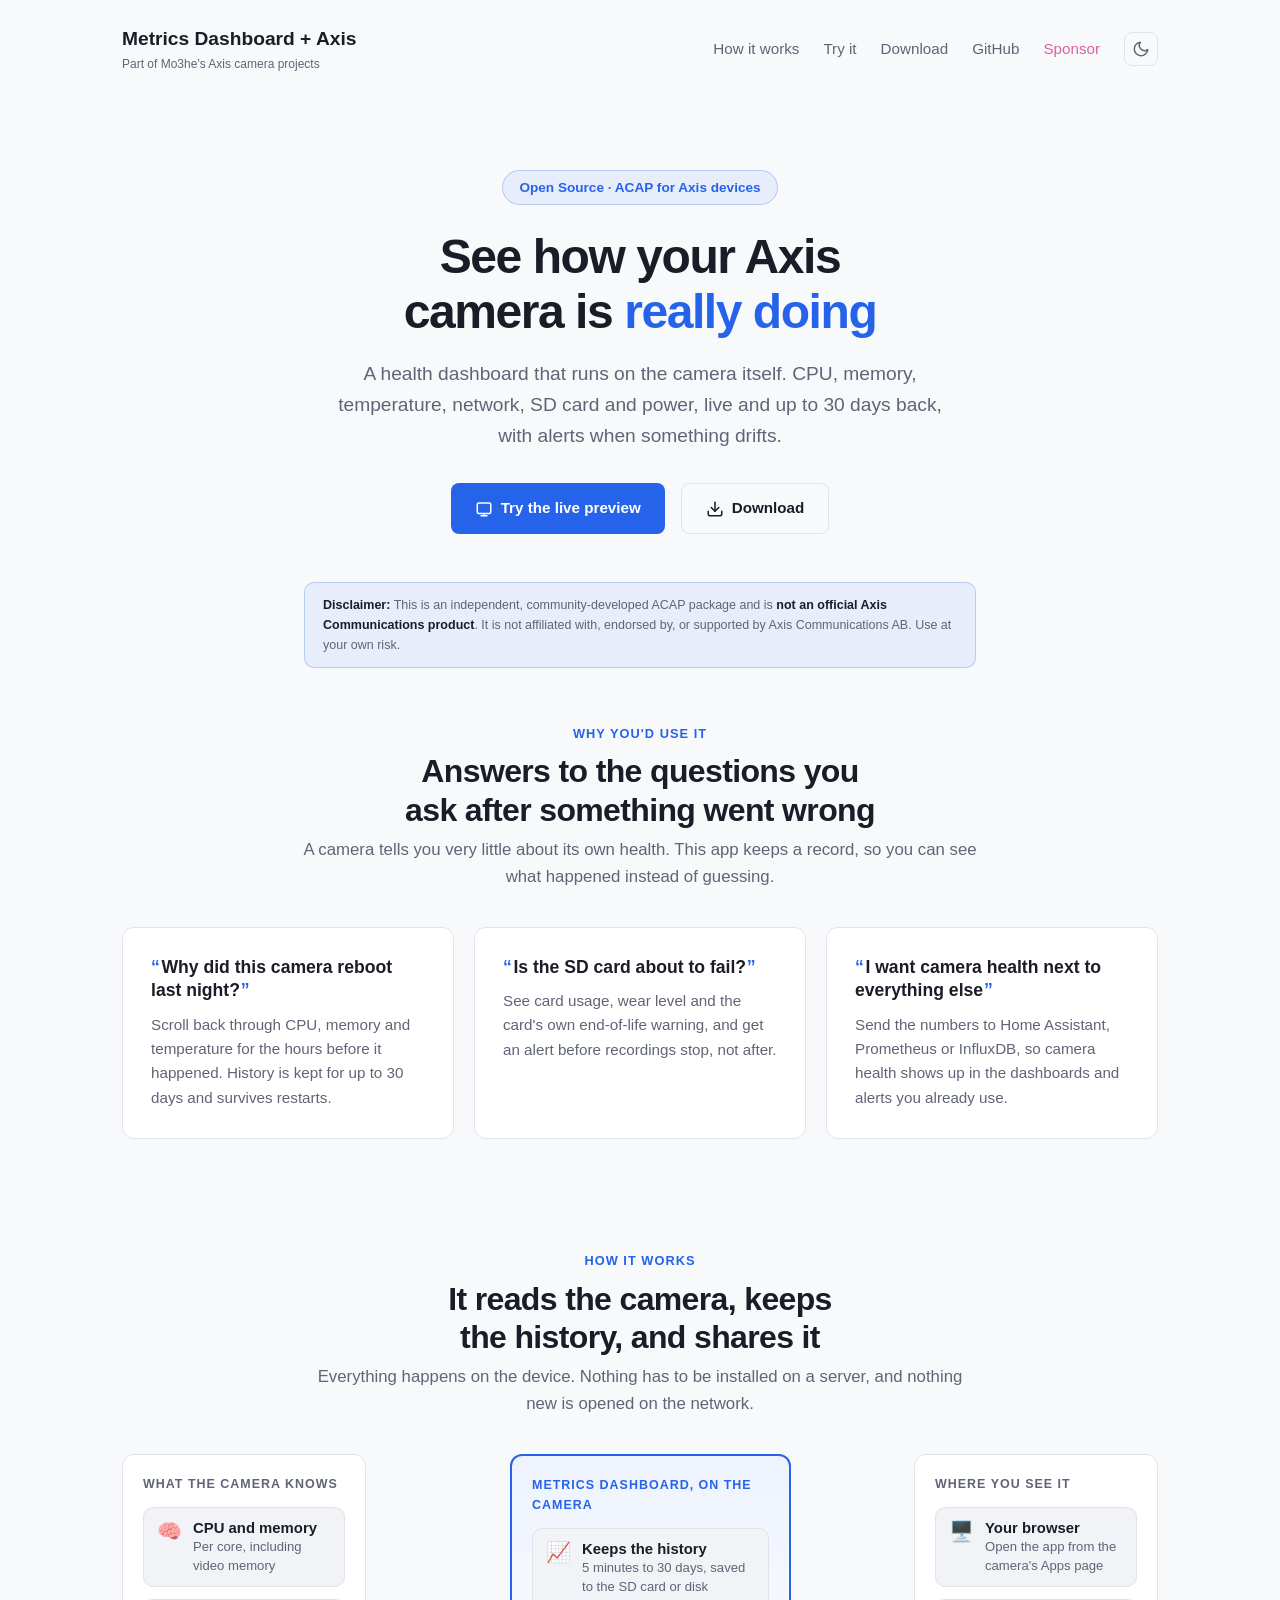
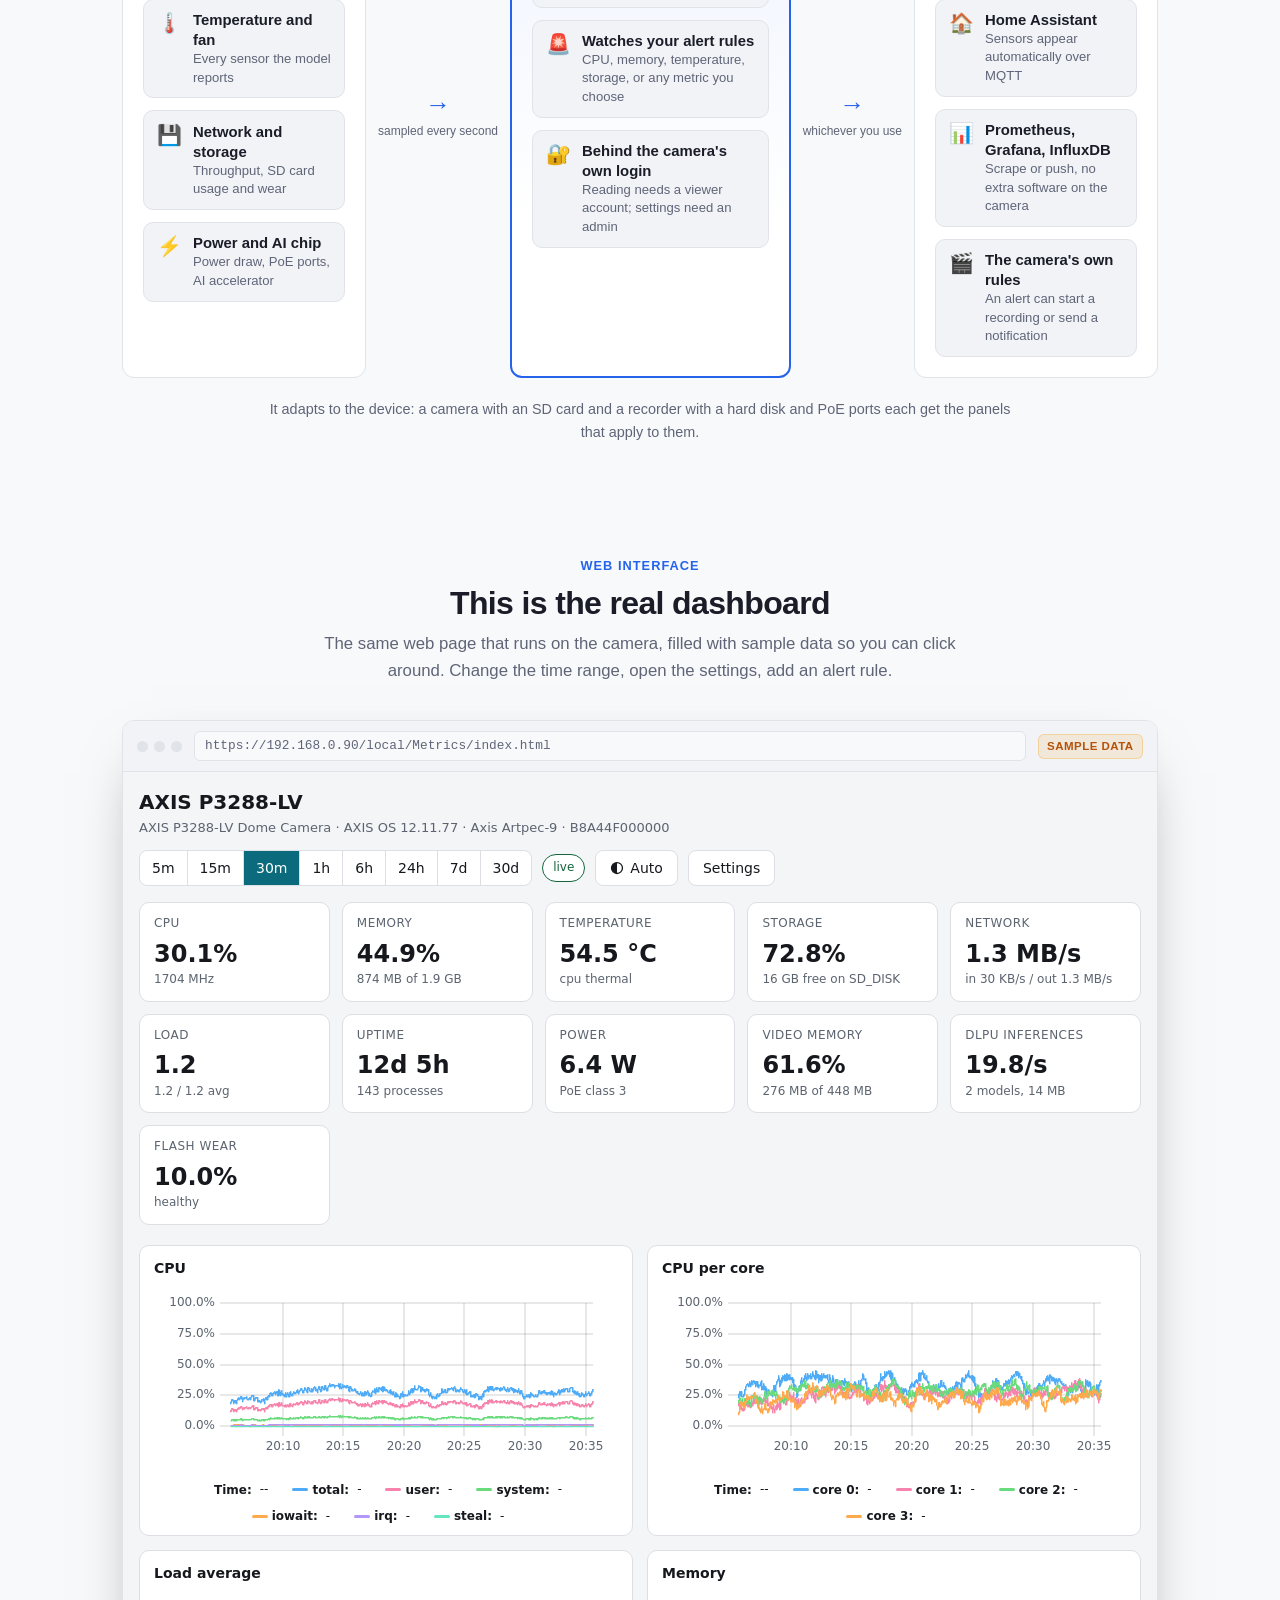
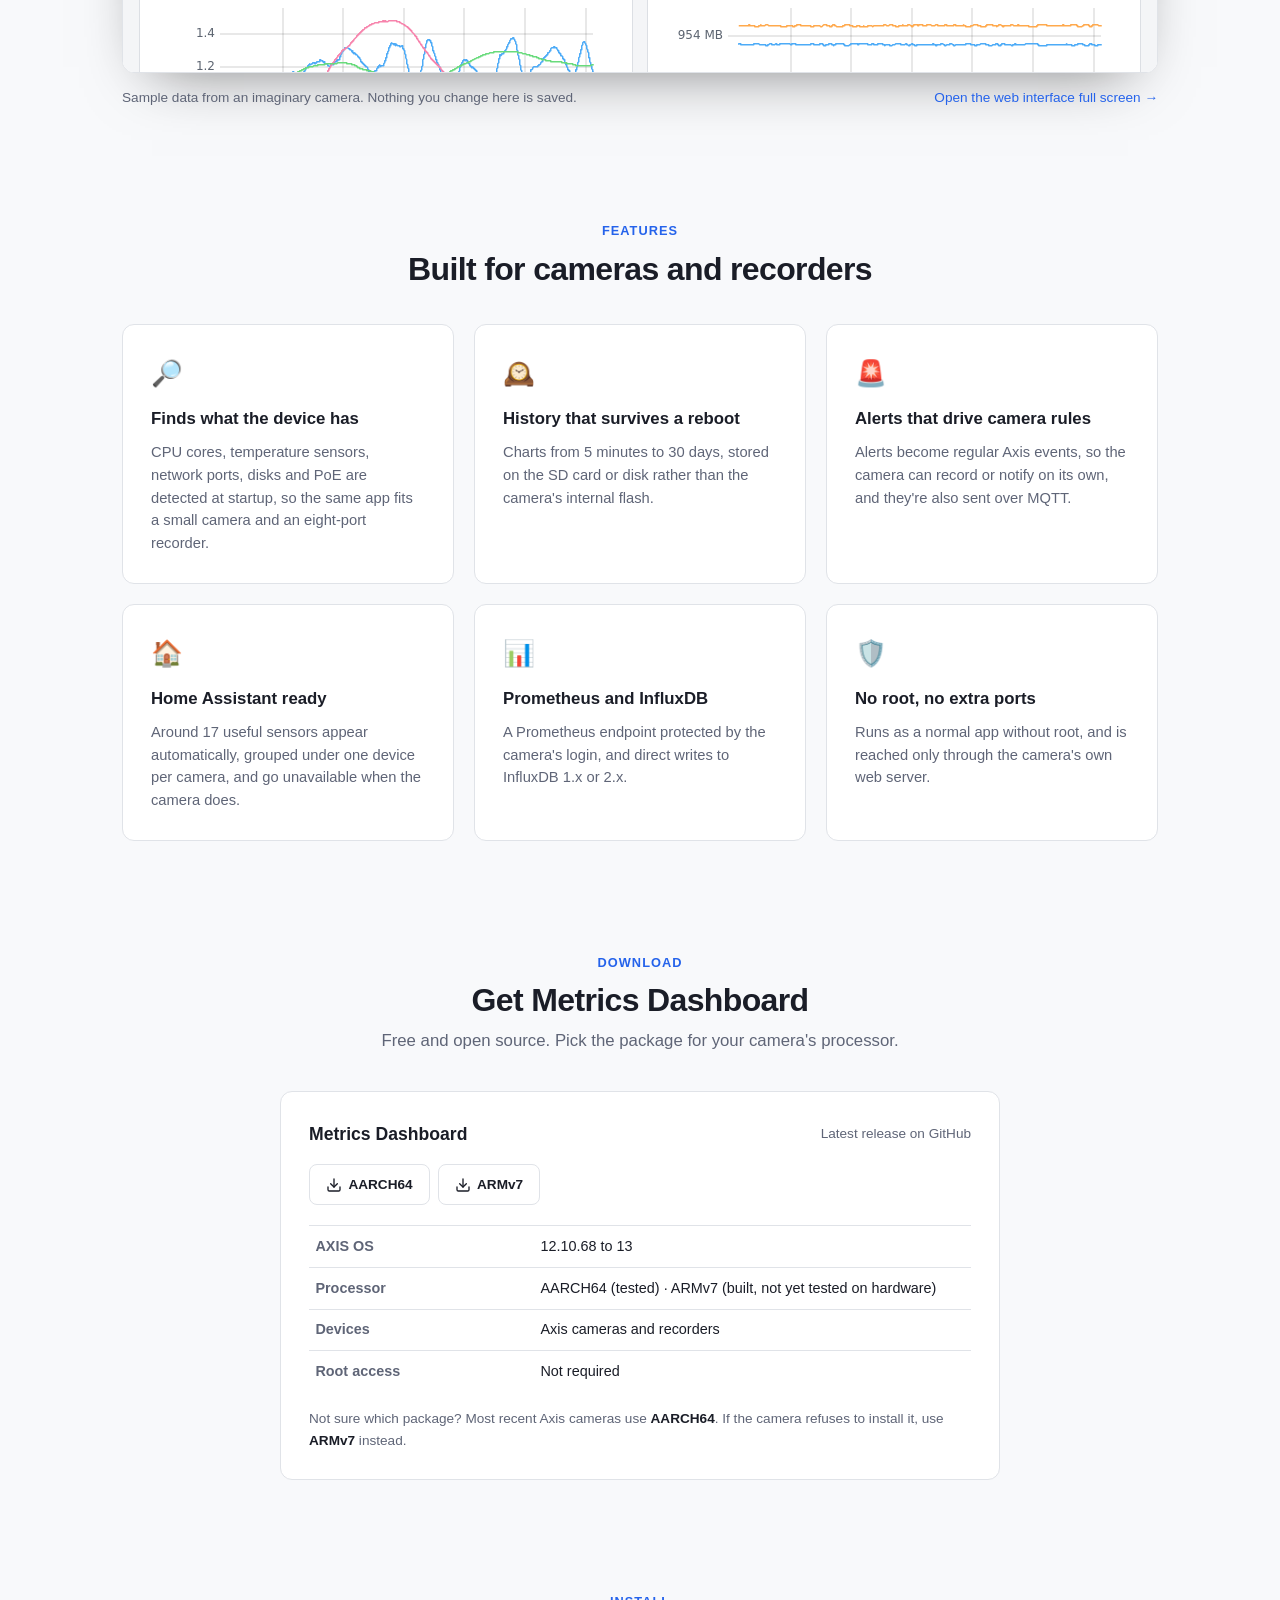
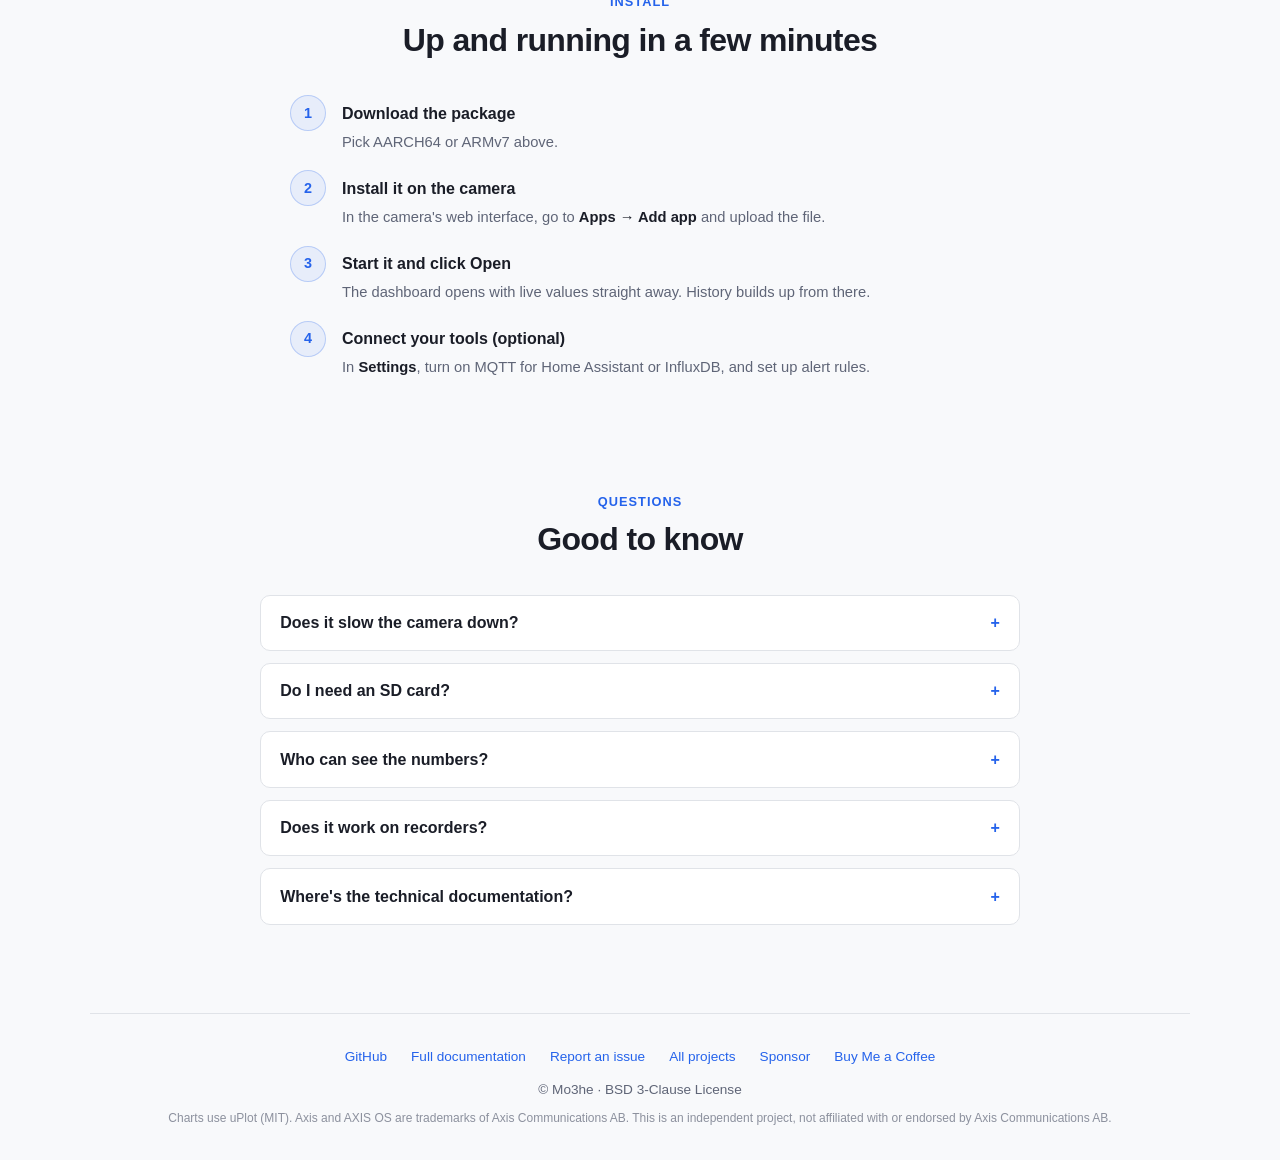
<file: docs/index.html>
<!DOCTYPE html>
<html lang="en">
<head>
  <meta charset="UTF-8">
  <meta name="viewport" content="width=device-width, initial-scale=1.0">
  <title>Metrics Dashboard for Axis Cameras and Recorders</title>
  <meta name="description" content="See how your Axis camera or recorder is really doing: CPU, memory, temperature, network, SD card health and power, with 30 days of history, alerts, and export to Home Assistant, Prometheus and InfluxDB.">
  <link rel="canonical" href="https://mo3he.github.io/Axis_Cam_Metrics/">
  <meta property="og:type" content="website">
  <meta property="og:url" content="https://mo3he.github.io/Axis_Cam_Metrics/">
  <meta property="og:title" content="Metrics Dashboard for Axis Cameras and Recorders">
  <meta property="og:description" content="See how your Axis camera or recorder is really doing: CPU, memory, temperature, network, SD card health and power, with 30 days of history, alerts, and export to Home Assistant, Prometheus and InfluxDB.">
  <meta name="twitter:card" content="summary">
  <meta name="twitter:title" content="Metrics Dashboard for Axis Cameras and Recorders">
  <meta name="twitter:description" content="See how your Axis camera or recorder is really doing: CPU, memory, temperature, network, SD card health and power, with 30 days of history, alerts, and export to Home Assistant, Prometheus and InfluxDB.">
  <style>
    :root {
      --bg: #0f1117;
      --surface: #181b23;
      --surface-2: #1f232d;
      --border: #262a35;
      --text: #e4e6ed;
      --muted: #8b8fa3;
      --accent: #4f8ff7;
      --accent-hover: #6ba1ff;
      --accent-soft: rgba(79, 143, 247, 0.12);
      --accent-line: rgba(79, 143, 247, 0.25);
      --amber: #f59e0b;
      --radius: 12px;
    }
    [data-theme="light"] {
      --bg: #f8f9fb;
      --surface: #ffffff;
      --surface-2: #f1f3f7;
      --border: #e0e3e8;
      --text: #1a1d27;
      --muted: #5f6577;
      --accent: #2563eb;
      --accent-hover: #1d4ed8;
      --accent-soft: rgba(37, 99, 235, 0.08);
      --accent-line: rgba(37, 99, 235, 0.25);
      --amber: #b45309;
    }
    * { margin: 0; padding: 0; box-sizing: border-box; }
    html { scroll-behavior: smooth; }
    body {
      font-family: -apple-system, BlinkMacSystemFont, 'Segoe UI', Roboto, Oxygen, sans-serif;
      background: var(--bg);
      color: var(--text);
      line-height: 1.6;
    }
    a { color: var(--accent); text-decoration: none; }
    a:hover { color: var(--accent-hover); }
    a:focus-visible, button:focus-visible, summary:focus-visible { outline: 2px solid var(--accent); outline-offset: 3px; border-radius: 4px; }
    code { font-family: ui-monospace, SFMono-Regular, Menlo, monospace; font-size: 0.88em; background: var(--surface-2); border: 1px solid var(--border); border-radius: 5px; padding: 0.05em 0.35em; }
    .wrap { max-width: 1100px; margin: 0 auto; padding: 0 2rem; }
    section { padding: 3.5rem 0; }
    .section-head { text-align: center; max-width: 680px; margin: 0 auto 2.25rem; }
    .section-head h2 { font-size: 2rem; font-weight: 800; letter-spacing: -0.02em; line-height: 1.2; margin-bottom: 0.5rem; text-wrap: balance; }
    .section-head p { color: var(--muted); font-size: 1.05rem; }
    .eyebrow { display: block; color: var(--accent); font-size: 0.8rem; font-weight: 700; letter-spacing: 0.08em; text-transform: uppercase; margin-bottom: 0.5rem; }
    /* Nav */
    nav { display: flex; justify-content: space-between; align-items: center; max-width: 1100px; margin: 0 auto; padding: 1.5rem 2rem; gap: 1rem; }
    nav .logo { font-size: 1.2rem; font-weight: 700; color: var(--text); }
    nav .logo small { display: block; font-size: 0.75rem; font-weight: 500; color: var(--muted); }
    nav .logo small a { color: inherit; }
    nav .logo small a:hover { color: var(--text); }
    nav .links { display: flex; gap: 1.5rem; align-items: center; }
    nav .links a { color: var(--muted); font-size: 0.95rem; }
    nav .links a:hover { color: var(--text); }
    nav .links a.sponsor { color: #db61a2; }
    .theme-toggle { background: none; border: 1px solid var(--border); color: var(--muted); cursor: pointer; border-radius: 8px; padding: 0.4rem; display: flex; align-items: center; justify-content: center; transition: all 0.2s; width: 34px; height: 34px; }
    .theme-toggle:hover { border-color: var(--muted); color: var(--text); }
    .theme-toggle svg { width: 18px; height: 18px; }
    /* Hero */
    .hero { text-align: center; padding: 4.5rem 2rem 3rem; max-width: 820px; margin: 0 auto; }
    .badge { display: inline-block; background: var(--accent-soft); color: var(--accent); padding: 0.35rem 1rem; border-radius: 20px; font-size: 0.85rem; font-weight: 600; margin-bottom: 1.5rem; border: 1px solid var(--accent-line); }
    .badge.beta { background: rgba(245, 158, 11, 0.12); color: var(--amber); border-color: rgba(245, 158, 11, 0.3); }
    .hero h1 { font-size: 3rem; font-weight: 800; letter-spacing: -0.03em; line-height: 1.15; margin-bottom: 1.25rem; text-wrap: balance; }
    .hero h1 span { color: var(--accent); }
    @media (min-width: 641px) { .hero h1 span { white-space: nowrap; } }
    .hero p { font-size: 1.2rem; color: var(--muted); max-width: 640px; margin: 0 auto 2rem; }
    .hero-buttons { display: flex; gap: 1rem; justify-content: center; flex-wrap: wrap; }
    .btn { display: inline-flex; align-items: center; gap: 0.5rem; padding: 0.75rem 1.5rem; border-radius: 8px; font-size: 0.95rem; font-weight: 600; transition: all 0.2s; }
    .btn svg { width: 18px; height: 18px; }
    .btn-primary { background: var(--accent); color: #fff; }
    .btn-primary:hover { background: var(--accent-hover); color: #fff; }
    .btn-outline { border: 1px solid var(--border); color: var(--text); background: transparent; }
    .btn-outline:hover { border-color: var(--muted); color: var(--text); }
    .disclaimer { max-width: 720px; margin: 0 auto; padding: 0 1.5rem; }
    .disclaimer div { background: var(--accent-soft); border: 1px solid var(--accent-line); border-radius: 10px; padding: 12px 18px; font-size: 12.5px; color: var(--muted); line-height: 1.6; }
    .disclaimer strong { color: var(--text); }
    /* Story cards */
    .story-grid { display: grid; grid-template-columns: repeat(auto-fit, minmax(280px, 1fr)); gap: 1.25rem; }
    .story { background: var(--surface); border: 1px solid var(--border); border-radius: var(--radius); padding: 1.75rem; }
    .story .q { font-size: 1.1rem; font-weight: 700; line-height: 1.35; margin-bottom: 0.6rem; }
    .story .q::before { content: "\201C"; color: var(--accent); margin-right: 0.1rem; }
    .story .q::after { content: "\201D"; color: var(--accent); margin-left: 0.05rem; }
    .story p { color: var(--muted); font-size: 0.95rem; }
    /* Flow diagram */
    .flow { display: grid; grid-template-columns: 1fr auto 1.15fr auto 1fr; align-items: stretch; gap: 0.75rem; }
    .flow-col { background: var(--surface); border: 1px solid var(--border); border-radius: var(--radius); padding: 1.25rem; display: flex; flex-direction: column; gap: 0.75rem; }
    .flow-col.core { border: 2px solid var(--accent); background: linear-gradient(180deg, var(--accent-soft), transparent 70%), var(--surface); }
    .flow-col h3 { font-size: 0.78rem; font-weight: 700; letter-spacing: 0.08em; text-transform: uppercase; color: var(--muted); }
    .flow-col.core h3 { color: var(--accent); }
    .node { display: flex; gap: 0.7rem; align-items: flex-start; background: var(--surface-2); border: 1px solid var(--border); border-radius: 10px; padding: 0.65rem 0.8rem; }
    .node .i { font-size: 1.25rem; line-height: 1.3; }
    .node strong { display: block; font-size: 0.93rem; line-height: 1.35; }
    .node span { display: block; color: var(--muted); font-size: 0.82rem; line-height: 1.4; }
    .flow-link { display: flex; flex-direction: column; align-items: center; justify-content: center; gap: 0.35rem; color: var(--accent); min-width: 72px; }
    .flow-link .arrow { font-size: 1.6rem; line-height: 1; }
    .flow-link .arrow::before { content: "\2192"; }
    .flow-link small { color: var(--muted); font-size: 0.75rem; text-align: center; max-width: 9rem; line-height: 1.35; }
    .flow-note { text-align: center; color: var(--muted); font-size: 0.9rem; margin: 1.25rem auto 0; max-width: 760px; }
    /* Preview */
    .preview-tabs { display: flex; gap: 0.5rem; justify-content: center; flex-wrap: wrap; margin-bottom: 1rem; }
    .preview-tabs button { font: inherit; font-size: 0.9rem; font-weight: 600; color: var(--muted); background: transparent; border: 1px solid var(--border); border-radius: 20px; padding: 0.4rem 1rem; cursor: pointer; }
    .preview-tabs button:hover { color: var(--text); border-color: var(--muted); }
    .preview-tabs button[aria-selected="true"] { color: var(--accent); background: var(--accent-soft); border-color: var(--accent-line); }
    .browser { border: 1px solid var(--border); border-radius: var(--radius); overflow: hidden; background: var(--surface); box-shadow: 0 24px 60px -30px rgba(0, 0, 0, 0.55); }
    .browser-bar { display: flex; align-items: center; gap: 0.75rem; padding: 0.6rem 0.9rem; border-bottom: 1px solid var(--border); background: var(--surface-2); }
    .dots { display: flex; gap: 6px; }
    .dots i { width: 11px; height: 11px; border-radius: 50%; background: var(--border); display: block; }
    .url { flex: 1; min-width: 0; font-family: ui-monospace, SFMono-Regular, Menlo, monospace; font-size: 0.8rem; color: var(--muted); background: var(--bg); border: 1px solid var(--border); border-radius: 6px; padding: 0.25rem 0.6rem; white-space: nowrap; overflow: hidden; text-overflow: ellipsis; }
    .sample { font-size: 0.72rem; font-weight: 700; letter-spacing: 0.04em; text-transform: uppercase; color: var(--amber); background: rgba(245, 158, 11, 0.12); border: 1px solid rgba(245, 158, 11, 0.3); border-radius: 6px; padding: 0.15rem 0.5rem; white-space: nowrap; }
    .browser iframe { display: block; width: 100%; border: 0; background: #fff; }
    .preview-foot { display: flex; justify-content: space-between; gap: 1rem; flex-wrap: wrap; color: var(--muted); font-size: 0.85rem; margin-top: 0.9rem; }
    /* Features */
    .features { display: grid; grid-template-columns: repeat(auto-fit, minmax(300px, 1fr)); gap: 1.25rem; }
    .feature-card { background: var(--surface); border: 1px solid var(--border); border-radius: var(--radius); padding: 1.75rem; }
    .feature-card .icon { font-size: 1.6rem; margin-bottom: 0.75rem; }
    .feature-card h3 { font-size: 1.05rem; font-weight: 700; margin-bottom: 0.5rem; }
    .feature-card p { color: var(--muted); font-size: 0.92rem; line-height: 1.55; }
    /* Download */
    .download-card { max-width: 720px; margin: 0 auto; background: var(--surface); border: 1px solid var(--border); border-radius: var(--radius); padding: 1.75rem; }
    .download-card .row { display: flex; justify-content: space-between; align-items: center; gap: 1rem; flex-wrap: wrap; margin-bottom: 1rem; }
    .download-card h3 { font-size: 1.1rem; font-weight: 700; }
    .version { font-size: 0.85rem; color: var(--muted); }
    .arch-buttons { display: flex; gap: 0.5rem; flex-wrap: wrap; margin-bottom: 1.25rem; }
    .arch-btn { display: inline-flex; align-items: center; gap: 0.4rem; padding: 0.55rem 1rem; border-radius: 8px; font-size: 0.85rem; font-weight: 600; border: 1px solid var(--border); color: var(--text); background: transparent; transition: all 0.2s; }
    .arch-btn:hover { border-color: var(--accent); color: var(--accent); }
    .arch-btn svg { width: 16px; height: 16px; }
    .compat { width: 100%; border-collapse: collapse; font-size: 0.9rem; }
    .compat th, .compat td { text-align: left; padding: 0.55rem 0.4rem; border-top: 1px solid var(--border); vertical-align: top; }
    .compat th { color: var(--muted); font-weight: 600; width: 34%; }
    .arch-help { color: var(--muted); font-size: 0.85rem; margin-top: 1rem; }
    .arch-help strong { color: var(--text); }
    /* Install */
    .steps { max-width: 700px; margin: 0 auto; display: flex; flex-direction: column; gap: 1rem; }
    .step { display: flex; gap: 1rem; align-items: flex-start; }
    .step-num { min-width: 36px; height: 36px; border-radius: 50%; background: var(--accent-soft); color: var(--accent); display: flex; align-items: center; justify-content: center; font-weight: 700; font-size: 0.9rem; border: 1px solid var(--accent-line); }
    .step-text { padding-top: 0.35rem; }
    .step-text strong { display: block; margin-bottom: 0.15rem; }
    .step-text span { color: var(--muted); font-size: 0.92rem; }
    .step-text span strong { display: inline; color: var(--text); margin: 0; }
    /* FAQ */
    .faq { max-width: 760px; margin: 0 auto; display: flex; flex-direction: column; gap: 0.75rem; }
    .faq details { background: var(--surface); border: 1px solid var(--border); border-radius: 10px; padding: 0.9rem 1.2rem; }
    .faq summary { cursor: pointer; font-weight: 600; list-style: none; display: flex; justify-content: space-between; gap: 1rem; }
    .faq summary::-webkit-details-marker { display: none; }
    .faq summary::after { content: "+"; color: var(--accent); font-weight: 700; }
    .faq details[open] summary::after { content: "\2212"; }
    .faq details p { color: var(--muted); font-size: 0.93rem; margin-top: 0.6rem; }
    /* Footer */
    footer { border-top: 1px solid var(--border); text-align: center; padding: 2rem; color: var(--muted); font-size: 0.85rem; max-width: 1100px; margin: 2rem auto 0; }
    footer .footer-links { display: flex; gap: 1.5rem; justify-content: center; flex-wrap: wrap; margin-bottom: 0.75rem; }
    footer .fine { font-size: 0.75rem; opacity: 0.7; margin-top: 0.5rem; }
    @media (max-width: 900px) {
      .flow { grid-template-columns: 1fr; }
      .flow-link { flex-direction: row; min-width: 0; padding: 0.15rem 0; }
      .flow-link .arrow::before { content: "\2193"; }
      .flow-link small { max-width: none; }
    }
    @media (max-width: 760px) {
      nav { padding: 1rem 1.25rem; flex-wrap: wrap; }
      nav .links { gap: 1rem; flex-wrap: wrap; }
      nav .links .opt { display: none; }
    }
    @media (max-width: 640px) {
      .wrap { padding: 0 1.25rem; }
      section { padding: 2.5rem 0; }
      .hero h1 { font-size: 2.1rem; }
      .hero { padding: 3rem 1.25rem 2rem; }
      .hero p { font-size: 1.05rem; }
      .hero-buttons { flex-direction: column; align-items: center; }
      .section-head h2 { font-size: 1.6rem; }
      .dots { display: none; }
    }
    @media (prefers-reduced-motion: reduce) { html { scroll-behavior: auto; } * { transition: none !important; } }
  </style>
</head>
<body>
  <nav>
    <div class="logo">Metrics Dashboard + Axis<small><a href="https://mo3he.github.io/">Part of Mo3he's Axis camera projects</a></small></div>
    <div class="links">
      <a href="#how" class="opt">How it works</a>
      <a href="#preview">Try it</a>
      <a href="#download">Download</a>
      <a href="https://github.com/Mo3he/Axis_Cam_Metrics" target="_blank" rel="noopener">GitHub</a>
      <a href="https://github.com/sponsors/Mo3he" target="_blank" rel="noopener" class="sponsor opt">Sponsor</a>
      <button class="theme-toggle" id="themeToggle" type="button" aria-label="Toggle light and dark theme">
        <svg id="iconSun" viewBox="0 0 24 24" fill="none" stroke="currentColor" stroke-width="2" stroke-linecap="round" stroke-linejoin="round" aria-hidden="true"><circle cx="12" cy="12" r="5"/><line x1="12" y1="1" x2="12" y2="3"/><line x1="12" y1="21" x2="12" y2="23"/><line x1="4.22" y1="4.22" x2="5.64" y2="5.64"/><line x1="18.36" y1="18.36" x2="19.78" y2="19.78"/><line x1="1" y1="12" x2="3" y2="12"/><line x1="21" y1="12" x2="23" y2="12"/><line x1="4.22" y1="19.78" x2="5.64" y2="18.36"/><line x1="18.36" y1="5.64" x2="19.78" y2="4.22"/></svg>
        <svg id="iconMoon" viewBox="0 0 24 24" fill="none" stroke="currentColor" stroke-width="2" stroke-linecap="round" stroke-linejoin="round" style="display:none" aria-hidden="true"><path d="M21 12.79A9 9 0 1 1 11.21 3 7 7 0 0 0 21 12.79z"/></svg>
      </button>
    </div>
  </nav>

  <header class="hero">
    <div class="badge">Open Source &middot; ACAP for Axis devices</div>
    <h1>See how your Axis camera is <span>really doing</span></h1>
    <p>A health dashboard that runs on the camera itself. CPU, memory, temperature, network, SD card and power, live and up to 30 days back, with alerts when something drifts.</p>
    <div class="hero-buttons">
      <a href="#preview" class="btn btn-primary"><svg viewBox="0 0 24 24" fill="none" stroke="currentColor" stroke-width="2" stroke-linecap="round" stroke-linejoin="round" aria-hidden="true"><rect x="3" y="4" width="18" height="14" rx="2"/><path d="M8 21h8"/><path d="M12 18v3"/></svg> Try the live preview</a>
      <a href="#download" class="btn btn-outline"><svg viewBox="0 0 24 24" fill="none" stroke="currentColor" stroke-width="2" stroke-linecap="round" stroke-linejoin="round" aria-hidden="true"><path d="M21 15v4a2 2 0 0 1-2 2H5a2 2 0 0 1-2-2v-4"/><polyline points="7 10 12 15 17 10"/><line x1="12" y1="15" x2="12" y2="3"/></svg> Download</a>
    </div>
  </header>

  <div class="disclaimer"><div>
    <strong>Disclaimer:</strong> This is an independent, community-developed ACAP package and is <strong>not an official Axis Communications product</strong>. It is not affiliated with, endorsed by, or supported by Axis Communications AB. Use at your own risk.
  </div></div>

  <main>
    <section id="why">
      <div class="wrap">
        <div class="section-head">
          <span class="eyebrow">Why you'd use it</span>
          <h2>Answers to the questions you ask after something went wrong</h2>
          <p>A camera tells you very little about its own health. This app keeps a record, so you can see what happened instead of guessing.</p>
        </div>
        <div class="story-grid">
          <div class="story"><div class="q">Why did this camera reboot last night?</div><p>Scroll back through CPU, memory and temperature for the hours before it happened. History is kept for up to 30 days and survives restarts.</p></div>
          <div class="story"><div class="q">Is the SD card about to fail?</div><p>See card usage, wear level and the card's own end-of-life warning, and get an alert before recordings stop, not after.</p></div>
          <div class="story"><div class="q">I want camera health next to everything else</div><p>Send the numbers to Home Assistant, Prometheus or InfluxDB, so camera health shows up in the dashboards and alerts you already use.</p></div>
        </div>
      </div>
    </section>

    <section id="how">
      <div class="wrap">
        <div class="section-head">
          <span class="eyebrow">How it works</span>
          <h2>It reads the camera, keeps the history, and shares it</h2>
          <p>Everything happens on the device. Nothing has to be installed on a server, and nothing new is opened on the network.</p>
        </div>
        <div class="flow">
          <div class="flow-col">
            <h3>What the camera knows</h3>
            <div class="node"><span class="i" aria-hidden="true">🧠</span><div><strong>CPU and memory</strong><span>Per core, including video memory</span></div></div>
            <div class="node"><span class="i" aria-hidden="true">🌡️</span><div><strong>Temperature and fan</strong><span>Every sensor the model reports</span></div></div>
            <div class="node"><span class="i" aria-hidden="true">💾</span><div><strong>Network and storage</strong><span>Throughput, SD card usage and wear</span></div></div>
            <div class="node"><span class="i" aria-hidden="true">⚡</span><div><strong>Power and AI chip</strong><span>Power draw, PoE ports, AI accelerator</span></div></div>
          </div>
          <div class="flow-link"><span class="arrow" aria-hidden="true"></span><small>sampled every second</small></div>
          <div class="flow-col core">
            <h3>Metrics Dashboard, on the camera</h3>
            <div class="node"><span class="i" aria-hidden="true">📈</span><div><strong>Keeps the history</strong><span>5 minutes to 30 days, saved to the SD card or disk</span></div></div>
            <div class="node"><span class="i" aria-hidden="true">🚨</span><div><strong>Watches your alert rules</strong><span>CPU, memory, temperature, storage, or any metric you choose</span></div></div>
            <div class="node"><span class="i" aria-hidden="true">🔐</span><div><strong>Behind the camera's own login</strong><span>Reading needs a viewer account; settings need an admin</span></div></div>
          </div>
          <div class="flow-link"><span class="arrow" aria-hidden="true"></span><small>whichever you use</small></div>
          <div class="flow-col">
            <h3>Where you see it</h3>
            <div class="node"><span class="i" aria-hidden="true">🖥️</span><div><strong>Your browser</strong><span>Open the app from the camera's Apps page</span></div></div>
            <div class="node"><span class="i" aria-hidden="true">🏠</span><div><strong>Home Assistant</strong><span>Sensors appear automatically over MQTT</span></div></div>
            <div class="node"><span class="i" aria-hidden="true">📊</span><div><strong>Prometheus, Grafana, InfluxDB</strong><span>Scrape or push, no extra software on the camera</span></div></div>
            <div class="node"><span class="i" aria-hidden="true">🎬</span><div><strong>The camera's own rules</strong><span>An alert can start a recording or send a notification</span></div></div>
          </div>
        </div>
        <p class="flow-note">It adapts to the device: a camera with an SD card and a recorder with a hard disk and PoE ports each get the panels that apply to them.</p>
      </div>
    </section>

    <section id="preview">
      <div class="wrap">
        <div class="section-head">
          <span class="eyebrow">Web interface</span>
          <h2>This is the real dashboard</h2>
          <p>The same web page that runs on the camera, filled with sample data so you can click around. Change the time range, open the settings, add an alert rule.</p>
        </div>
        <div class="browser">
          <div class="browser-bar">
            <div class="dots" aria-hidden="true"><i></i><i></i><i></i></div>
            <div class="url" id="previewUrl">https://192.168.0.90/local/Metrics/index.html</div>
            <span class="sample">Sample data</span>
          </div>
          <iframe id="previewFrame" src="preview/index.html" title="Metrics Dashboard preview with sample data" style="height:900px" loading="lazy" sandbox="allow-scripts allow-same-origin allow-forms allow-modals"></iframe>
        </div>
        <div class="preview-foot">
          <span>Sample data from an imaginary camera. Nothing you change here is saved.</span>
          <a id="previewFull" href="preview/index.html" target="_blank" rel="noopener">Open the web interface full screen &rarr;</a>
        </div>
      </div>
    </section>

    <section id="features">
      <div class="wrap">
        <div class="section-head">
          <span class="eyebrow">Features</span>
          <h2>Built for cameras and recorders</h2>
        </div>
        <div class="features">
          <div class="feature-card"><div class="icon" aria-hidden="true">🔎</div><h3>Finds what the device has</h3><p>CPU cores, temperature sensors, network ports, disks and PoE are detected at startup, so the same app fits a small camera and an eight-port recorder.</p></div>
          <div class="feature-card"><div class="icon" aria-hidden="true">🕰️</div><h3>History that survives a reboot</h3><p>Charts from 5 minutes to 30 days, stored on the SD card or disk rather than the camera's internal flash.</p></div>
          <div class="feature-card"><div class="icon" aria-hidden="true">🚨</div><h3>Alerts that drive camera rules</h3><p>Alerts become regular Axis events, so the camera can record or notify on its own, and they're also sent over MQTT.</p></div>
          <div class="feature-card"><div class="icon" aria-hidden="true">🏠</div><h3>Home Assistant ready</h3><p>Around 17 useful sensors appear automatically, grouped under one device per camera, and go unavailable when the camera does.</p></div>
          <div class="feature-card"><div class="icon" aria-hidden="true">📊</div><h3>Prometheus and InfluxDB</h3><p>A Prometheus endpoint protected by the camera's login, and direct writes to InfluxDB 1.x or 2.x.</p></div>
          <div class="feature-card"><div class="icon" aria-hidden="true">🛡️</div><h3>No root, no extra ports</h3><p>Runs as a normal app without root, and is reached only through the camera's own web server.</p></div>
        </div>
      </div>
    </section>

    <section id="download">
      <div class="wrap">
        <div class="section-head">
          <span class="eyebrow">Download</span>
          <h2>Get Metrics Dashboard</h2>
          <p>Free and open source. Pick the package for your camera's processor.</p>
        </div>
        <div class="download-card">
          <div class="row"><h3>Metrics Dashboard</h3><span class="version" id="relVersion">Latest release on GitHub</span></div>
          <div class="arch-buttons">
            <a class="arch-btn" data-arch="aarch64" href="https://github.com/Mo3he/Axis_Cam_Metrics/releases" target="_blank" rel="noopener"><svg viewBox="0 0 24 24" fill="none" stroke="currentColor" stroke-width="2" stroke-linecap="round" stroke-linejoin="round" aria-hidden="true"><path d="M21 15v4a2 2 0 0 1-2 2H5a2 2 0 0 1-2-2v-4"/><polyline points="7 10 12 15 17 10"/><line x1="12" y1="15" x2="12" y2="3"/></svg> AARCH64</a>
            <a class="arch-btn" data-arch="armv7hf" href="https://github.com/Mo3he/Axis_Cam_Metrics/releases" target="_blank" rel="noopener"><svg viewBox="0 0 24 24" fill="none" stroke="currentColor" stroke-width="2" stroke-linecap="round" stroke-linejoin="round" aria-hidden="true"><path d="M21 15v4a2 2 0 0 1-2 2H5a2 2 0 0 1-2-2v-4"/><polyline points="7 10 12 15 17 10"/><line x1="12" y1="15" x2="12" y2="3"/></svg> ARMv7</a>
          </div>
          <table class="compat">
            <tr><th>AXIS OS</th><td>12.10.68 to 13</td></tr>
            <tr><th>Processor</th><td>AARCH64 (tested) &middot; ARMv7 (built, not yet tested on hardware)</td></tr>
            <tr><th>Devices</th><td>Axis cameras and recorders</td></tr>
            <tr><th>Root access</th><td>Not required</td></tr>
          </table>
          <p class="arch-help">Not sure which package? Most recent Axis cameras use <strong>AARCH64</strong>. If the camera refuses to install it, use <strong>ARMv7</strong> instead.</p>
        </div>
      </div>
    </section>

    <section id="install">
      <div class="wrap">
        <div class="section-head">
          <span class="eyebrow">Install</span>
          <h2>Up and running in a few minutes</h2>
        </div>
        <div class="steps">
          <div class="step"><div class="step-num">1</div><div class="step-text"><strong>Download the package</strong><span>Pick AARCH64 or ARMv7 above.</span></div></div>
          <div class="step"><div class="step-num">2</div><div class="step-text"><strong>Install it on the camera</strong><span>In the camera's web interface, go to <strong>Apps &rarr; Add app</strong> and upload the file.</span></div></div>
          <div class="step"><div class="step-num">3</div><div class="step-text"><strong>Start it and click Open</strong><span>The dashboard opens with live values straight away. History builds up from there.</span></div></div>
          <div class="step"><div class="step-num">4</div><div class="step-text"><strong>Connect your tools (optional)</strong><span>In <strong>Settings</strong>, turn on MQTT for Home Assistant or InfluxDB, and set up alert rules.</span></div></div>
        </div>
      </div>
    </section>

    <section id="faq">
      <div class="wrap">
        <div class="section-head">
          <span class="eyebrow">Questions</span>
          <h2>Good to know</h2>
        </div>
        <div class="faq">
          <details><summary>Does it slow the camera down?</summary><p>It reads numbers the camera's operating system already keeps, once a second by default. You can sample less often (up to every 10 seconds), and the history size is set against the device's memory.</p></details>
          <details><summary>Do I need an SD card?</summary><p>No. Without a card or disk, history is kept in memory instead, so it starts again after a restart. The dashboard tells you when that's the case.</p></details>
          <details><summary>Who can see the numbers?</summary><p>Everything sits behind the camera's own login. Reading the metrics needs only a viewer account, so you can give one to a monitoring tool. Changing settings and alert rules needs an administrator.</p></details>
          <details><summary>Does it work on recorders?</summary><p>Yes. On a recorder it also shows the hard disk and per-port PoE power against the power budget.</p></details>
          <details><summary>Where's the technical documentation?</summary><p>All settings, the API, MQTT topics and the Prometheus setup are in the <a href="https://github.com/Mo3he/Axis_Cam_Metrics#readme" target="_blank" rel="noopener">README on GitHub</a>.</p></details>
        </div>
      </div>
    </section>
  </main>

  <footer>
    <div class="footer-links">
      <a href="https://github.com/Mo3he/Axis_Cam_Metrics" target="_blank" rel="noopener">GitHub</a>
      <a href="https://github.com/Mo3he/Axis_Cam_Metrics#readme" target="_blank" rel="noopener">Full documentation</a>
      <a href="https://github.com/Mo3he/Axis_Cam_Metrics/issues" target="_blank" rel="noopener">Report an issue</a>
      <a href="https://mo3he.github.io/">All projects</a>
      <a href="https://github.com/sponsors/Mo3he" target="_blank" rel="noopener">Sponsor</a>
      <a href="https://buymeacoffee.com/mo3he" target="_blank" rel="noopener">Buy Me a Coffee</a>
    </div>
    <p>&copy; Mo3he &middot; BSD 3-Clause License</p>
    <p class="fine">Charts use uPlot (MIT). Axis and AXIS OS are trademarks of Axis Communications AB. This is an independent project, not affiliated with or endorsed by Axis Communications AB.</p>
  </footer>

  <script>
    (function () {
      var html = document.documentElement;
      var sun = document.getElementById('iconSun');
      var moon = document.getElementById('iconMoon');
      function applyTheme(theme) {
        if (theme === 'light') { html.setAttribute('data-theme', 'light'); sun.style.display = 'none'; moon.style.display = 'block'; }
        else { html.removeAttribute('data-theme'); sun.style.display = 'block'; moon.style.display = 'none'; }
      }
      var stored = localStorage.getItem('theme');
      var lightQuery = window.matchMedia('(prefers-color-scheme: light)');
      applyTheme(stored || (lightQuery.matches ? 'light' : 'dark'));
      document.getElementById('themeToggle').addEventListener('click', function () {
        var next = html.getAttribute('data-theme') === 'light' ? 'dark' : 'light';
        localStorage.setItem('theme', next);
        applyTheme(next);
      });
      lightQuery.addEventListener('change', function (e) {
        if (!localStorage.getItem('theme')) applyTheme(e.matches ? 'light' : 'dark');
      });

      var frame = document.getElementById('previewFrame');
      var url = document.getElementById('previewUrl');
      var full = document.getElementById('previewFull');
      var tabs = document.querySelectorAll('.preview-tabs button');
      var previewSrcs = [];
      for (var t = 0; t < tabs.length && t < previewSrcs.length; t++) {
        tabs[t].addEventListener('click', (function (src) {
          return function () {
            for (var k = 0; k < tabs.length; k++) tabs[k].setAttribute('aria-selected', 'false');
            this.setAttribute('aria-selected', 'true');
            frame.src = src;
            frame.title = this.getAttribute('data-title');
            url.textContent = this.getAttribute('data-url');
            full.href = src;
          };
        })(previewSrcs[t]));
      }

      // Point the architecture buttons at the newest release's packages. Prefer a
      // stable release; fall back to the newest pre-release for beta projects.
      fetch('https://api.github.com/repos/Mo3he/Axis_Cam_Metrics/releases?per_page=10')
        .then(function (r) { return r.ok ? r.json() : []; })
        .then(function (releases) {
          var rel = null, i;
          for (i = 0; i < releases.length && !rel; i++) if (!releases[i].draft && !releases[i].prerelease) rel = releases[i];
          for (i = 0; i < releases.length && !rel; i++) if (!releases[i].draft) rel = releases[i];
          if (!rel) return;
          document.getElementById('relVersion').textContent = rel.tag_name + (rel.prerelease ? ' (pre-release)' : '') + ' \u00b7 ' + new Date(rel.published_at).toLocaleDateString(undefined, { year: 'numeric', month: 'short', day: 'numeric' });
          var buttons = document.querySelectorAll('a[data-arch]');
          for (i = 0; i < buttons.length; i++) {
            var arch = buttons[i].getAttribute('data-arch');
            for (var j = 0; j < rel.assets.length; j++) {
              var name = rel.assets[j].name.toLowerCase();
              if (name.slice(-4) === '.eap' && name.indexOf(arch) !== -1) {
                buttons[i].href = rel.assets[j].browser_download_url;
                buttons[i].removeAttribute('target');
                break;
              }
            }
          }
        })
        .catch(function () {});
    })();
  </script>
</body>
</html>
</file>
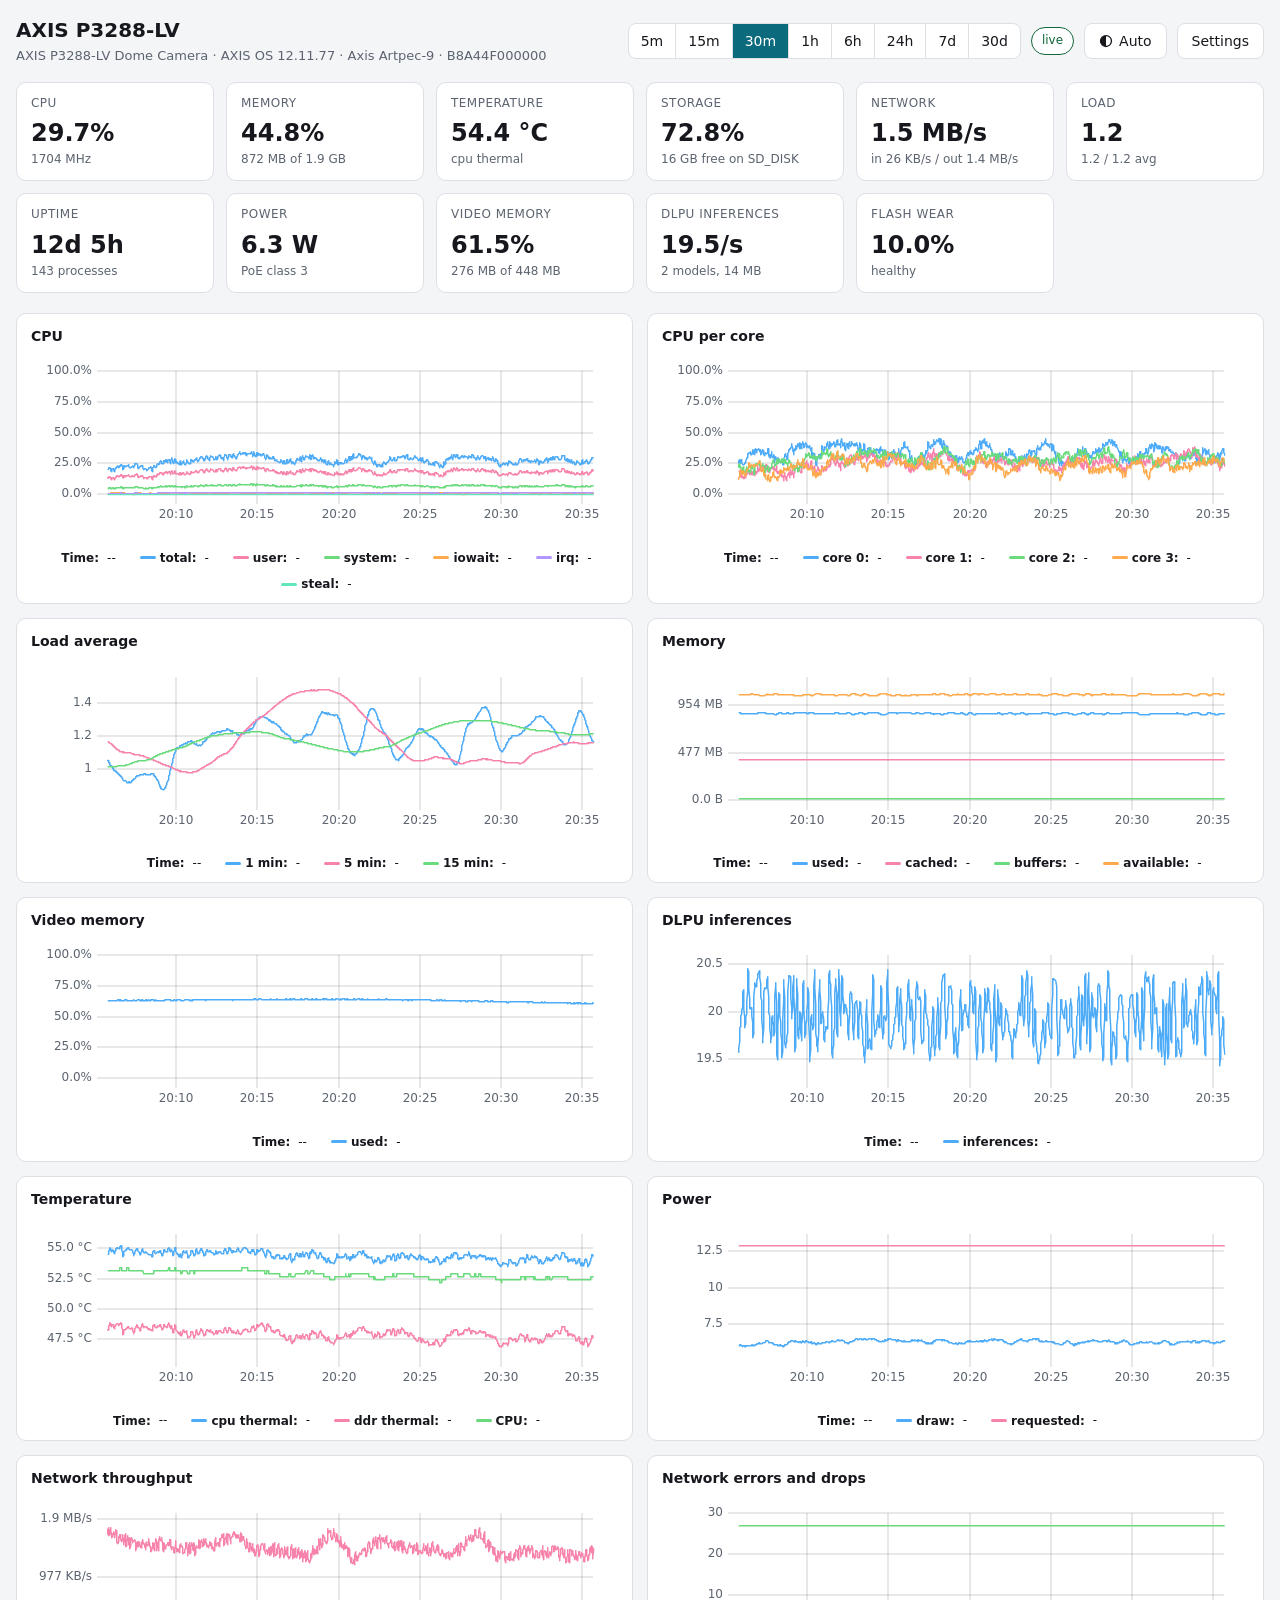
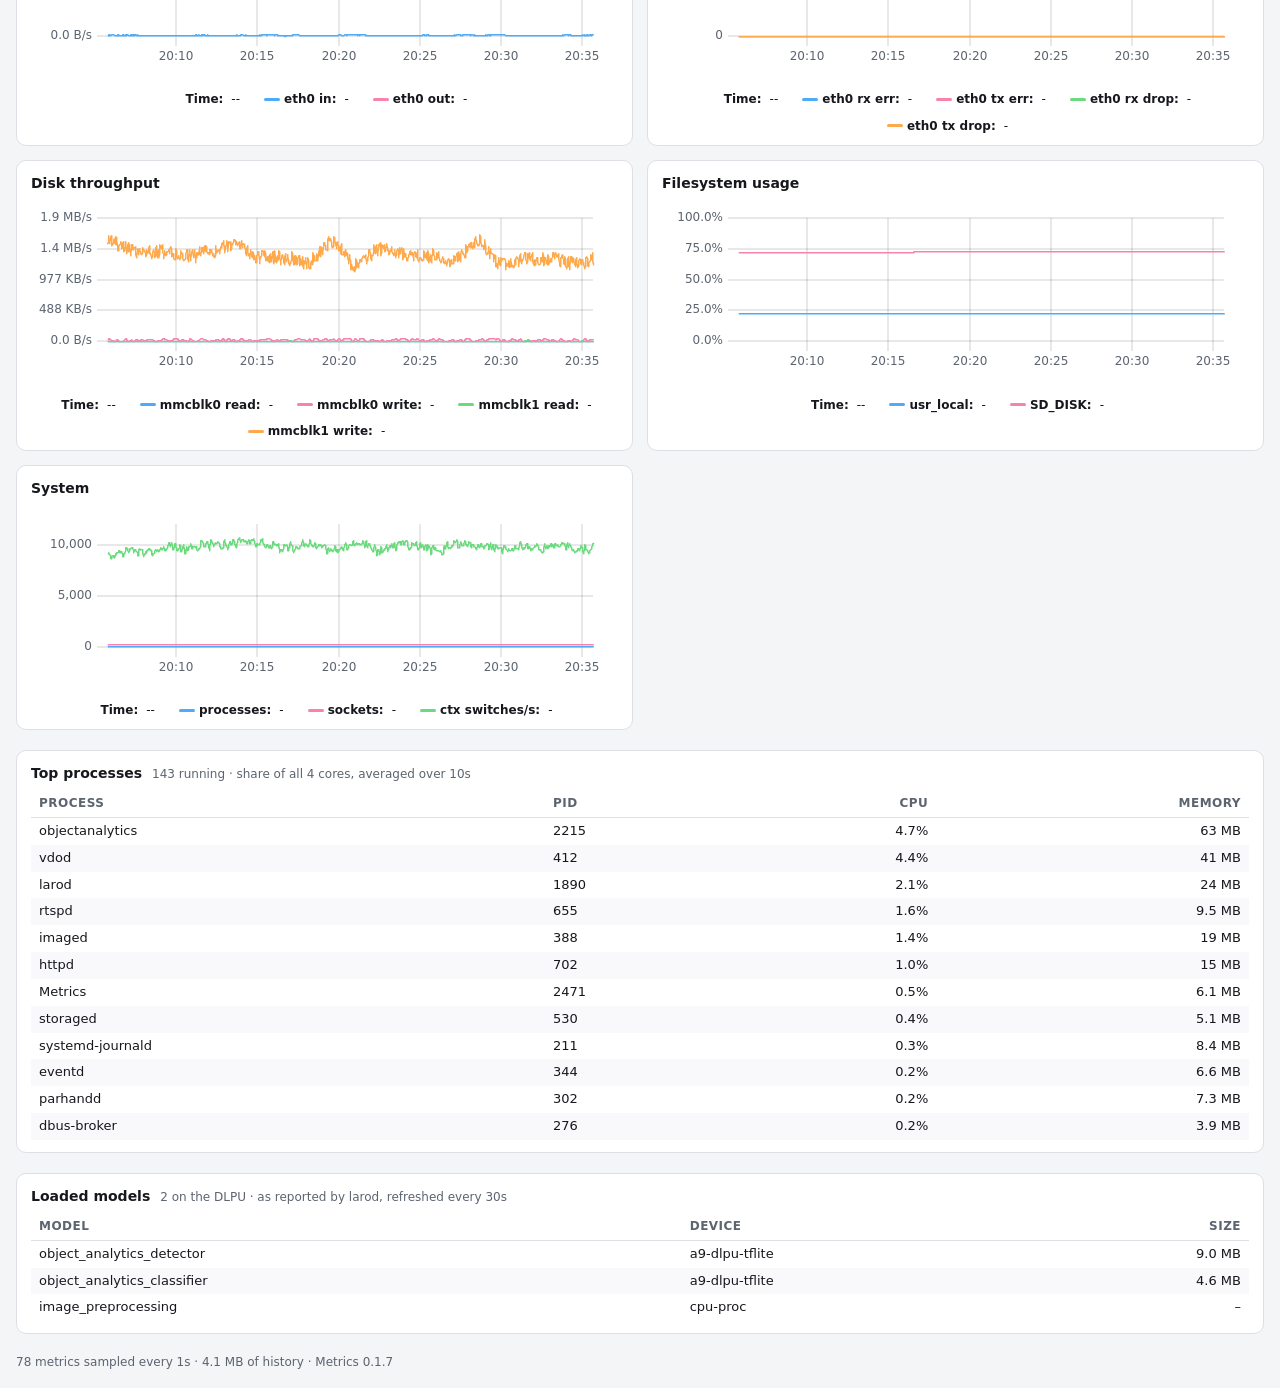
<file: docs/preview/index.html>
<!doctype html>
<html lang="en">
  <head>
    <meta charset="utf-8" />
    <script src="mock.js"></script>
    <meta name="viewport" content="width=device-width, initial-scale=1" />
    <title>Metrics Dashboard</title>
    <link rel="stylesheet" href="vendor/uPlot.min.css" />
    <link rel="stylesheet" href="style.css" />
  </head>
  <body>
    <header class="topbar">
      <div class="identity">
        <h1 id="device-model">Metrics</h1>
        <p id="device-detail">Loading device information</p>
      </div>
      <div class="controls">
        <div class="ranges" id="ranges" role="group" aria-label="Time range"></div>
        <span class="pill" id="status">connecting</span>
        <button type="button" class="ghost theme-toggle" id="theme-toggle">
          <svg viewBox="0 0 16 16" width="14" height="14" aria-hidden="true" focusable="false">
            <circle cx="8" cy="8" r="6.25" fill="none" stroke="currentColor" stroke-width="1.5" />
            <path d="M8 1.75a6.25 6.25 0 0 0 0 12.5z" fill="currentColor" />
          </svg>
          <span id="theme-label">Auto</span>
        </button>
        <button type="button" class="ghost" id="settings-open" hidden>Settings</button>
      </div>
    </header>

    <dialog id="settings" class="settings">
      <form method="dialog" id="settings-form">
        <h2>Settings</h2>

        <fieldset>
          <legend>Metrics</legend>
          <small>
            Display controls what the dashboard charts. Transmit controls what leaves the device
            over MQTT. Everything is collected and available on the API either way.
          </small>
          <div class="metric-head"><span>Metric</span><span>Display</span><span>Transmit</span></div>
          <div class="metric-list" id="metric-list"></div>
        </fieldset>

        <fieldset>
          <legend>Alert rules</legend>
          <small>
            A rule fires once its condition has held for the whole duration, which keeps a brief
            spike from raising an alarm. Firing rules appear on the dashboard, raise a device event
            and are published to MQTT. Built-in rules can be adjusted or switched off but not
            deleted.
          </small>
          <div class="rule-head rule-columns">
            <span>Name</span>
            <span>Metric</span>
            <span>Condition</span>
            <span>Threshold</span>
            <span>Held for</span>
            <span>On</span>
            <span></span>
          </div>
          <div class="rule-list" id="rule-list"></div>
          <button type="button" class="ghost" id="rule-add">Add rule</button>
        </fieldset>

        <fieldset>
          <legend>Sampling</legend>
          <label>
            <span>Interval</span>
            <input type="number" name="SampleInterval" min="1" max="10" step="1" />
            <small>Seconds between samples. A slower interval lengthens the fine-grained window.</small>
          </label>
        </fieldset>

        <fieldset>
          <legend>MQTT <span class="pill" id="mqtt-state">disabled</span></legend>
          <label class="check">
            <input type="checkbox" name="MqttEnabled" /><span>Publish to a broker</span>
          </label>
          <div class="grid">
            <label><span>Host</span><input type="text" name="MqttHost" placeholder="broker.example.com" /></label>
            <label><span>Port</span><input type="number" name="MqttPort" min="1" max="65535" /></label>
            <label><span>Username</span><input type="text" name="MqttUsername" autocomplete="off" /></label>
            <label><span>Password</span><input type="password" name="MqttPassword" autocomplete="new-password" /></label>
            <label><span>Topic prefix</span><input type="text" name="MqttTopicPrefix" /></label>
            <label><span>Publish every</span><input type="number" name="MqttInterval" min="1" max="3600" /></label>
          </div>
          <label class="check">
            <input type="checkbox" name="MqttTls" /><span>Use TLS</span>
          </label>
          <label class="check">
            <input type="checkbox" name="MqttDiscovery" /><span>Home Assistant discovery</span>
          </label>
          <label class="check">
            <input type="checkbox" name="MqttDiscoveryAll" /><span>Discover every metric, not just the essentials</span>
          </label>
        </fieldset>

        <fieldset>
          <legend>InfluxDB <span class="pill" id="influx-state">disabled</span></legend>
          <small>
            Writes the transmitted metrics as line protocol. Everything goes into one measurement,
            one field per metric, tagged with the device serial and model.
          </small>
          <label class="check">
            <input type="checkbox" name="InfluxEnabled" /><span>Write to InfluxDB</span>
          </label>
          <div class="grid">
            <label>
              <span>Version</span>
              <select name="InfluxVersion">
                <option value="v2">2.x</option>
                <option value="v1">1.x</option>
              </select>
            </label>
            <label><span>Server URL</span><input type="text" name="InfluxUrl" placeholder="http://influx.example.com:8086" /></label>
            <label><span id="influx-database-label">Bucket</span><input type="text" name="InfluxDatabase" /></label>
            <label><span>Publish every</span><input type="number" name="InfluxInterval" min="1" max="3600" /></label>
            <label><span>Measurement</span><input type="text" name="InfluxMeasurement" /></label>
          </div>
          <div class="grid" id="influx-v2-fields">
            <label><span>Organisation</span><input type="text" name="InfluxOrg" /></label>
            <label><span>API token</span><input type="password" name="InfluxToken" autocomplete="new-password" /></label>
          </div>
          <div class="grid" id="influx-v1-fields">
            <label><span>Username</span><input type="text" name="InfluxUsername" autocomplete="off" /></label>
            <label><span>Password</span><input type="password" name="InfluxPassword" autocomplete="new-password" /></label>
          </div>
        </fieldset>

        <p class="form-error" id="settings-error" hidden></p>
        <menu>
          <button type="button" class="ghost" id="settings-cancel">Cancel</button>
          <button type="button" class="primary" id="settings-save">Save</button>
        </menu>
      </form>
    </dialog>

    <p class="banner" id="banner" hidden></p>

    <section class="alerts" id="alerts" hidden></section>

    <section class="cards" id="cards"></section>

    <section class="charts" id="charts"></section>

    <section class="panel" id="procs-panel" hidden>
      <div class="panel-head">
        <h2>Top processes</h2>
        <span class="panel-note" id="procs-note"></span>
      </div>
      <table class="procs">
        <thead>
          <tr><th>Process</th><th>PID</th><th class="num">CPU</th><th class="num">Memory</th></tr>
        </thead>
        <tbody id="procs-body"></tbody>
      </table>
    </section>

    <section class="panel" id="dlpu-panel" hidden>
      <div class="panel-head">
        <h2>Loaded models</h2>
        <span class="panel-note" id="dlpu-note"></span>
      </div>
      <table class="procs">
        <thead>
          <tr><th>Model</th><th>Device</th><th class="num">Size</th></tr>
        </thead>
        <tbody id="dlpu-body"></tbody>
      </table>
    </section>

    <footer class="footer">
      <span id="footer-text"></span>
    </footer>

    <script src="vendor/uPlot.iife.min.js"></script>
    <script src="app.js"></script>
  </body>
</html>
</file>
<file: docs/preview/style.css>
:root {
  color-scheme: light dark;
  --bg: #f4f5f7;
  --panel: #ffffff;
  --border: #dcdfe4;
  --text: #16181d;
  --muted: #5c6470;
  --accent: #0b6b7d;
  --accent-text: #ffffff;
  --grid: rgb(0 0 0 / 9%);
  --warn: #9a5b00;
  --bad: #b42318;
  --good: #14663c;
}

/* Kept in one place so "auto" and an explicit dark choice cannot drift apart. */
@media (prefers-color-scheme: dark) {
  :root:not([data-theme="light"]) {
    --bg: #13151a;
    --panel: #1d2027;
    --border: #363d49;
    --text: #eef0f4;
    --muted: #aab2bd;
    --accent: #4fc3d9;
    --accent-text: #0a1016;
    --grid: rgb(255 255 255 / 11%);
    --warn: #f0b429;
    --bad: #ff8a80;
    --good: #5bd68f;
  }
}

:root[data-theme="dark"] {
  --bg: #13151a;
  --panel: #1d2027;
  --border: #363d49;
  --text: #eef0f4;
  --muted: #aab2bd;
  --accent: #4fc3d9;
  --accent-text: #0a1016;
  --grid: rgb(255 255 255 / 11%);
  --warn: #f0b429;
  --bad: #ff8a80;
  --good: #5bd68f;
}

* {
  box-sizing: border-box;
}

body {
  margin: 0;
  padding: 16px;
  background: var(--bg);
  color: var(--text);
  font: 14px/1.45 system-ui, -apple-system, "Segoe UI", Roboto, sans-serif;
}

.topbar {
  display: flex;
  flex-wrap: wrap;
  gap: 12px;
  align-items: center;
  justify-content: space-between;
  margin-bottom: 16px;
}

.identity h1 {
  margin: 0;
  font-size: 20px;
  font-weight: 600;
}

.identity p {
  margin: 2px 0 0;
  color: var(--muted);
  font-size: 13px;
}

.controls {
  display: flex;
  align-items: center;
  gap: 10px;
}

.ranges {
  display: flex;
  border: 1px solid var(--border);
  border-radius: 8px;
  overflow: hidden;
  background: var(--panel);
}

.ranges button {
  border: 0;
  padding: 7px 12px;
  background: transparent;
  color: var(--text);
  font: inherit;
  cursor: pointer;
}

.ranges button + button {
  border-left: 1px solid var(--border);
}

.ranges button[aria-pressed="true"] {
  background: var(--accent);
  color: var(--accent-text);
}

.pill {
  padding: 4px 10px;
  border-radius: 999px;
  border: 1px solid var(--border);
  background: var(--panel);
  color: var(--muted);
  font-size: 12px;
}

.pill.live {
  color: var(--good);
  border-color: var(--good);
}

.pill.error {
  color: var(--bad);
  border-color: var(--bad);
}

.banner {
  margin: 0 0 16px;
  padding: 10px 14px;
  border: 1px solid var(--warn);
  border-left-width: 4px;
  border-radius: 8px;
  background: var(--panel);
  color: var(--text);
  font-size: 13px;
}

.alerts {
  margin-bottom: 16px;
}

.alert {
  display: flex;
  flex-wrap: wrap;
  gap: 8px;
  align-items: baseline;
  padding: 10px 14px;
  margin-bottom: 8px;
  border: 1px solid var(--bad);
  border-left-width: 4px;
  border-radius: 8px;
  background: var(--panel);
}

.alert .alert-name {
  font-weight: 600;
}

.alert .alert-detail {
  color: var(--muted);
  font-size: 13px;
}

.cards {
  display: grid;
  grid-template-columns: repeat(auto-fill, minmax(170px, 1fr));
  gap: 12px;
  margin-bottom: 20px;
}

.card {
  padding: 12px 14px;
  border: 1px solid var(--border);
  border-radius: 10px;
  background: var(--panel);
}

.card .label {
  color: var(--muted);
  font-size: 12px;
  text-transform: uppercase;
  letter-spacing: 0.04em;
}

.card .value {
  margin-top: 4px;
  font-size: 24px;
  font-variant-numeric: tabular-nums;
  font-weight: 600;
}

.card .sub {
  color: var(--muted);
  font-size: 12px;
}

.card.warn .value {
  color: var(--warn);
}

.card.bad .value {
  color: var(--bad);
}

.charts {
  display: grid;
  grid-template-columns: repeat(auto-fill, minmax(420px, 1fr));
  gap: 14px;
}

.chart {
  padding: 12px 14px 6px;
  border: 1px solid var(--border);
  border-radius: 10px;
  background: var(--panel);
  overflow: hidden;
}

.chart h2 {
  margin: 0 0 8px;
  font-size: 14px;
  font-weight: 600;
}

.panel {
  margin-top: 20px;
  padding: 12px 14px;
  border: 1px solid var(--border);
  border-radius: 10px;
  background: var(--panel);
}

.panel-head {
  display: flex;
  flex-wrap: wrap;
  gap: 10px;
  align-items: baseline;
  margin-bottom: 8px;
}

.panel-head h2 {
  margin: 0;
  font-size: 14px;
  font-weight: 600;
}

.panel-note {
  color: var(--muted);
  font-size: 12px;
}

table.procs {
  width: 100%;
  border-collapse: collapse;
  font-size: 13px;
}

table.procs th {
  padding: 4px 8px;
  text-align: left;
  color: var(--muted);
  font-size: 12px;
  font-weight: 600;
  text-transform: uppercase;
  letter-spacing: 0.04em;
  border-bottom: 1px solid var(--border);
}

table.procs td {
  padding: 4px 8px;
  font-variant-numeric: tabular-nums;
}

table.procs tr:nth-child(even) td {
  background: color-mix(in srgb, var(--bg) 55%, transparent);
}

table.procs .num {
  text-align: right;
}

.rule-list {
  display: grid;
  gap: 4px;
  margin-bottom: 10px;
}

/* Name, metric, condition, threshold, duration, enabled, delete. */
.rule-columns {
  grid-template-columns: 1.2fr 1.6fr 8.5rem 8.5rem 8rem auto 2rem;
}

.rule-head,
.rule {
  display: grid;
  gap: 8px;
  align-items: center;
}

.rule-head {
  padding: 0 8px;
  color: var(--muted);
  font-size: 11px;
  font-weight: 600;
  text-transform: uppercase;
  letter-spacing: 0.04em;
}

.rule {
  padding: 6px 8px;
  border: 1px solid var(--border);
  border-radius: 8px;
}

.rule:nth-child(odd) {
  background: color-mix(in srgb, var(--bg) 45%, transparent);
}

.settings .rule input,
.settings .rule select {
  width: 100%;
  min-width: 0;
  margin: 0;
}

/* Overrides the dialog's own "label > span is a block" rule, which would
   otherwise drop the unit onto its own line under the field. */
.settings .rule .with-unit {
  display: flex;
  align-items: center;
  gap: 5px;
  margin: 0;
}

.settings .rule .with-unit small {
  display: inline;
  margin: 0;
  color: var(--muted);
  font-size: 11px;
  white-space: nowrap;
}

.settings .rule label.check {
  justify-content: center;
  margin: 0;
}

.rule button[data-remove] {
  padding: 3px 8px;
  font-size: 15px;
  line-height: 1;
}

.rule .rule-locked {
  color: var(--muted);
  text-align: center;
  font-size: 14px;
  cursor: help;
}

@media (max-width: 900px) {
  .rule-head {
    display: none;
  }

  .rule {
    grid-template-columns: 1fr 1fr;
  }
}

.theme-toggle {
  display: inline-flex;
  align-items: center;
  gap: 6px;
}

/* The half-filled disc turns with the theme, so the button shows its state
   without needing three different icons. */
.theme-toggle svg {
  transition: transform 0.2s ease;
}

:root[data-theme="dark"] .theme-toggle svg {
  transform: rotate(180deg);
}

.metric-list {
  max-height: 340px;
  overflow-y: auto;
  border: 1px solid var(--border);
  border-radius: 8px;
}

.metric-group summary {
  padding: 7px 10px;
  background: var(--bg);
  cursor: pointer;
  font-weight: 600;
  font-size: 13px;
  position: sticky;
  top: 0;
}

.metric-row {
  display: grid;
  grid-template-columns: 1fr 70px 70px;
  gap: 6px;
  align-items: center;
  padding: 4px 10px;
  font-size: 13px;
}

.metric-row:nth-child(odd) {
  background: color-mix(in srgb, var(--bg) 55%, transparent);
}

.metric-row code {
  color: var(--muted);
  font-size: 12px;
}

.metric-head {
  display: grid;
  grid-template-columns: 1fr 70px 70px;
  gap: 6px;
  padding: 4px 10px;
  color: var(--muted);
  font-size: 12px;
  text-transform: uppercase;
  letter-spacing: 0.04em;
}

.metric-row input,
.metric-group summary input {
  justify-self: center;
}

.footer {
  margin-top: 20px;
  color: var(--muted);
  font-size: 12px;
}

.u-legend {
  font-size: 12px;
}

/* uPlot keys the legend with a hollow square, which reads poorly for line
 * series. Collapsing the box to its top border reuses the inline colour uPlot
 * already sets and draws a short line instead. */
.u-legend .u-marker {
  width: 16px;
  height: 0;
  border-top-width: 3px !important;
  border-right-width: 0 !important;
  border-bottom-width: 0 !important;
  border-left-width: 0 !important;
  border-radius: 2px;
  vertical-align: middle;
}

button.ghost,
button.primary {
  padding: 7px 14px;
  border-radius: 8px;
  border: 1px solid var(--border);
  background: var(--panel);
  color: var(--text);
  font: inherit;
  cursor: pointer;
}

button.primary {
  background: var(--accent);
  border-color: var(--accent);
  color: var(--accent-text);
}

.settings {
  width: min(1080px, 95vw);
  padding: 0;
  border: 1px solid var(--border);
  border-radius: 12px;
  background: var(--panel);
  color: var(--text);
}

.settings::backdrop {
  background: rgb(0 0 0 / 45%);
}

.settings form {
  padding: 18px 20px;
}

.settings h2 {
  margin: 0 0 14px;
  font-size: 17px;
}

.settings fieldset {
  margin: 0 0 14px;
  padding: 12px 14px;
  border: 1px solid var(--border);
  border-radius: 10px;
}

.settings legend {
  padding: 0 6px;
  font-size: 12px;
  font-weight: 600;
  text-transform: uppercase;
  letter-spacing: 0.04em;
  color: var(--muted);
}

.settings .grid {
  display: grid;
  grid-template-columns: repeat(auto-fit, minmax(230px, 1fr));
  gap: 10px;
}

.settings label {
  display: block;
  margin-bottom: 8px;
}

.settings label > span {
  display: block;
  margin-bottom: 3px;
  font-size: 12px;
  color: var(--muted);
}

.settings label.check {
  display: flex;
  align-items: center;
  gap: 8px;
}

.settings label.check > span {
  margin: 0;
  font-size: 14px;
  color: var(--text);
}

.settings input[type="text"],
.settings input[type="password"],
.settings input[type="number"],
.settings select {
  width: 100%;
  padding: 7px 9px;
  border: 1px solid var(--border);
  border-radius: 7px;
  background: var(--bg);
  color: var(--text);
  font: inherit;
}

.settings small {
  display: block;
  margin-top: 3px;
  color: var(--muted);
  font-size: 12px;
}

.settings menu {
  display: flex;
  justify-content: flex-end;
  gap: 8px;
  margin: 0;
  padding: 0;
}

.form-error {
  margin: 0 0 12px;
  color: var(--bad);
  font-size: 13px;
}
</file>
<file: docs/preview/vendor/uPlot.min.css>
.uplot, .uplot *, .uplot *::before, .uplot *::after {box-sizing: border-box;}.uplot {font-family: system-ui, -apple-system, "Segoe UI", Roboto, "Helvetica Neue", Arial, "Noto Sans", sans-serif, "Apple Color Emoji", "Segoe UI Emoji", "Segoe UI Symbol", "Noto Color Emoji";line-height: 1.5;width: min-content;}.u-title {text-align: center;font-size: 18px;font-weight: bold;}.u-wrap {position: relative;user-select: none;}.u-over, .u-under {position: absolute;}.u-under {overflow: hidden;}.uplot canvas {display: block;position: relative;width: 100%;height: 100%;}.u-axis {position: absolute;}.u-legend {font-size: 14px;margin: auto;text-align: center;}.u-inline {display: block;}.u-inline * {display: inline-block;}.u-inline tr {margin-right: 16px;}.u-legend th {font-weight: 600;}.u-legend th > * {vertical-align: middle;display: inline-block;}.u-legend .u-marker {width: 1em;height: 1em;margin-right: 4px;background-clip: padding-box !important;}.u-inline.u-live th::after {content: ":";vertical-align: middle;}.u-inline:not(.u-live) .u-value {display: none;}.u-series > * {padding: 4px;}.u-series th {cursor: pointer;}.u-legend .u-off > * {opacity: 0.3;}.u-select {background: rgba(0,0,0,0.07);position: absolute;pointer-events: none;}.u-cursor-x, .u-cursor-y {position: absolute;left: 0;top: 0;pointer-events: none;will-change: transform;}.u-hz .u-cursor-x, .u-vt .u-cursor-y {height: 100%;border-right: 1px dashed #607D8B;}.u-hz .u-cursor-y, .u-vt .u-cursor-x {width: 100%;border-bottom: 1px dashed #607D8B;}.u-cursor-pt {position: absolute;top: 0;left: 0;border-radius: 50%;border: 0 solid;pointer-events: none;will-change: transform;/*this has to be !important since we set inline "background" shorthand */background-clip: padding-box !important;}.u-axis.u-off, .u-select.u-off, .u-cursor-x.u-off, .u-cursor-y.u-off, .u-cursor-pt.u-off {display: none;}
</file>
